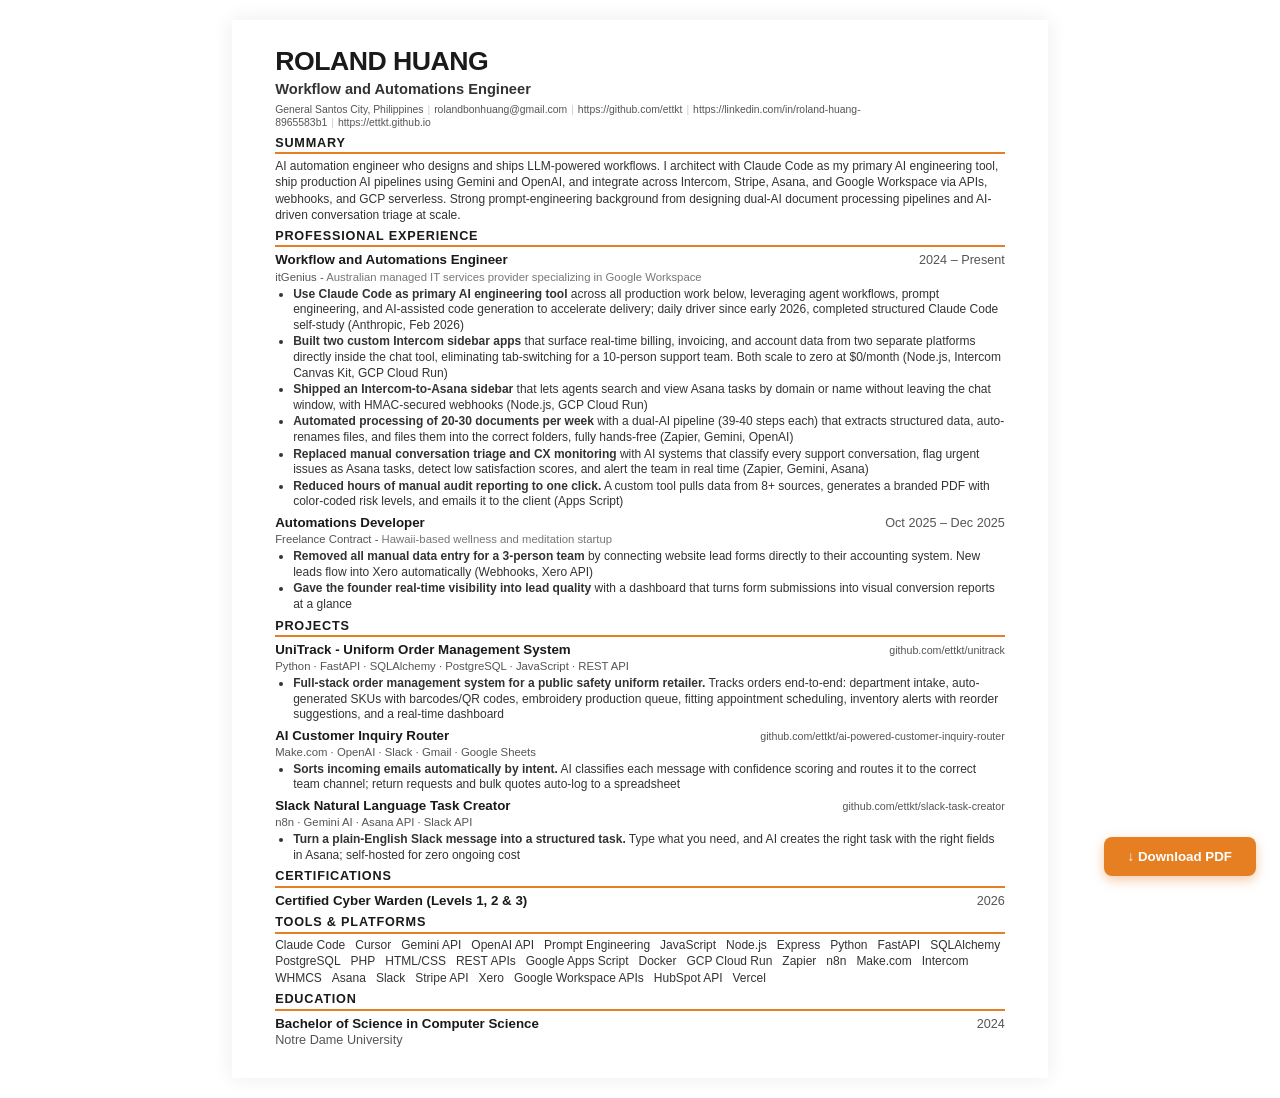
<file: resume-flat.html>
<!DOCTYPE html>
<html lang="en">
<head>
    <meta charset="UTF-8">
    <meta name="viewport" content="width=device-width, initial-scale=1.0">
    <title>Roland Huang - Resume (Print)</title>
    <meta name="description" content="AI automation engineer who designs and ships LLM-powered workflows with Claude Code, Gemini, and OpenAI. Production AI pipelines, custom Intercom apps, multi-platform integrations.">
    <meta name="robots" content="noindex,follow">
    <link rel="canonical" href="https://ettkt.github.io/resume-flat.html">
    <link rel="icon" href="data:image/svg+xml,<svg xmlns='http://www.w3.org/2000/svg' viewBox='0 0 100 100'><rect width='100' height='100' rx='16' fill='%231e293b'/><text x='50' y='68' font-size='56' font-family='system-ui' font-weight='600' fill='white' text-anchor='middle'>RH</text></svg>">
    <style>
        @page {
            margin: 0.25in 0.45in;
            size: letter;
        }

        * {
            margin: 0;
            padding: 0;
            box-sizing: border-box;
        }

        body {
            font-family: "Segoe UI", -apple-system, BlinkMacSystemFont, Roboto, Helvetica, Arial, sans-serif;
            color: #1a1a1a;
            background: #fff;
            line-height: 1.3;
            font-size: 9.5pt;
            max-width: 8.5in;
            margin: 0 auto;
            padding: 0.25in 0.45in;
            overflow-wrap: anywhere;
        }

        @media (max-width: 480px) {
            body { padding: 16px; font-size: 10pt; }
            .header .contact { font-size: 8.5pt; line-height: 1.55; word-break: break-word; }
            .download-bar { bottom: 12px; right: 12px; }
            .download-btn { padding: 8px 14px; font-size: 9pt; }
        }

        /* Header */
        .header {
            margin-bottom: 5px;
        }

        .header h1 {
            font-size: 20pt;
            font-weight: 700;
            letter-spacing: -0.5px;
            margin-bottom: 1px;
        }

        .header .title {
            font-size: 11pt;
            font-weight: 600;
            color: #333;
            margin-bottom: 4px;
        }

        .header .contact {
            font-size: 7.8pt;
            color: #555;
        }

        .header .contact span {
            margin: 0 4px;
            color: #ccc;
        }

        /* Sections */
        .section {
            margin-bottom: 5px;
        }

        .section-title {
            font-size: 9.5pt;
            font-weight: 700;
            text-transform: uppercase;
            letter-spacing: 0.8px;
            color: #1a1a1a;
            border-bottom: 2px solid #e67e22;
            padding-bottom: 1px;
            margin-bottom: 4px;
        }

        /* Summary */
        .summary {
            color: #333;
            font-size: 9pt;
            line-height: 1.35;
        }

        /* Experience */
        .role {
            margin-bottom: 4px;
        }

        .role:last-child {
            margin-bottom: 0;
        }

        .role-header {
            display: flex;
            justify-content: space-between;
            align-items: baseline;
            margin-bottom: 1px;
        }

        .role-title {
            font-weight: 600;
            font-size: 10pt;
        }

        .role-date {
            font-size: 9.5pt;
            color: #555;
            white-space: nowrap;
        }

        .role-company {
            font-size: 8.5pt;
            color: #555;
            margin-bottom: 2px;
        }

        .role-company em {
            font-style: normal;
            color: #777;
        }

        ul {
            padding-left: 18px;
            margin: 0;
        }

        ul li {
            margin-bottom: 1px;
            color: #333;
            font-size: 9pt;
        }

        /* Tools */
        .tools-list {
            display: flex;
            flex-wrap: wrap;
            gap: 1px 10px;
            font-size: 9pt;
            color: #333;
        }

        /* Education */
        .edu-header {
            display: flex;
            justify-content: space-between;
            align-items: baseline;
        }

        .edu-degree {
            font-weight: 600;
            font-size: 10pt;
        }

        .edu-school {
            font-size: 9.5pt;
            color: #555;
        }

        /* Print */
        @media print {
            body {
                padding: 0;
                margin: 0;
                font-size: 10pt;
                box-shadow: none;
            }
        }

        /* Screen: add a subtle border for preview */
        @media screen {
            body {
                box-shadow: 0 0 20px rgba(0,0,0,0.08);
                margin-top: 20px;
                margin-bottom: 20px;
            }

            .download-bar {
                position: fixed;
                bottom: 24px;
                right: 24px;
                z-index: 100;
            }

            .download-btn {
                display: inline-flex;
                align-items: center;
                gap: 8px;
                padding: 12px 24px;
                background: #e67e22;
                color: #fff;
                border: none;
                border-radius: 8px;
                font-family: inherit;
                font-size: 10pt;
                font-weight: 600;
                cursor: pointer;
                box-shadow: 0 4px 12px rgba(230, 126, 34, 0.4);
                transition: background 0.2s ease, transform 0.2s ease;
            }

            .download-btn:hover {
                background: #cf6d17;
                transform: translateY(-1px);
            }
        }

        @media print {
            .download-bar { display: none !important; }
        }
    </style>
</head>
<body>
    <div class="header">
        <h1>ROLAND HUANG</h1>
        <div class="title">Workflow and Automations Engineer</div>
        <div class="contact">
            General Santos City, Philippines<span>|</span>rolandbonhuang@gmail.com<span>|</span>https://github.com/ettkt<span>|</span>https://linkedin.com/in/roland-huang-8965583b1<span>|</span>https://ettkt.github.io
        </div>
    </div>

    <div class="section">
        <div class="section-title">Summary</div>
        <p class="summary">AI automation engineer who designs and ships LLM-powered workflows. I architect with Claude Code as my primary AI engineering tool, ship production AI pipelines using Gemini and OpenAI, and integrate across Intercom, Stripe, Asana, and Google Workspace via APIs, webhooks, and GCP serverless. Strong prompt-engineering background from designing dual-AI document processing pipelines and AI-driven conversation triage at scale.</p>
    </div>

    <div class="section">
        <div class="section-title">Professional Experience</div>

        <div class="role">
            <div class="role-header">
                <div class="role-title">Workflow and Automations Engineer</div>
                <div class="role-date">2024 &ndash; Present</div>
            </div>
            <div class="role-company">itGenius - <em>Australian managed IT services provider specializing in Google Workspace</em></div>
            <ul>
                <li><b>Use Claude Code as primary AI engineering tool</b> across all production work below, leveraging agent workflows, prompt engineering, and AI-assisted code generation to accelerate delivery; daily driver since early 2026, completed structured Claude Code self-study (Anthropic, Feb 2026)</li>
                <li><b>Built two custom Intercom sidebar apps</b> that surface real-time billing, invoicing, and account data from two separate platforms directly inside the chat tool, eliminating tab-switching for a 10-person support team. Both scale to zero at $0/month (Node.js, Intercom Canvas Kit, GCP Cloud Run)</li>
                <li><b>Shipped an Intercom-to-Asana sidebar</b> that lets agents search and view Asana tasks by domain or name without leaving the chat window, with HMAC-secured webhooks (Node.js, GCP Cloud Run)</li>
                <li><b>Automated processing of 20-30 documents per week</b> with a dual-AI pipeline (39-40 steps each) that extracts structured data, auto-renames files, and files them into the correct folders, fully hands-free (Zapier, Gemini, OpenAI)</li>
                <li><b>Replaced manual conversation triage and CX monitoring</b> with AI systems that classify every support conversation, flag urgent issues as Asana tasks, detect low satisfaction scores, and alert the team in real time (Zapier, Gemini, Asana)</li>
                <li><b>Reduced hours of manual audit reporting to one click.</b> A custom tool pulls data from 8+ sources, generates a branded PDF with color-coded risk levels, and emails it to the client (Apps Script)</li>
            </ul>
        </div>

        <div class="role">
            <div class="role-header">
                <div class="role-title">Automations Developer</div>
                <div class="role-date">Oct 2025 &ndash; Dec 2025</div>
            </div>
            <div class="role-company">Freelance Contract - <em>Hawaii-based wellness and meditation startup</em></div>
            <ul>
                <li><b>Removed all manual data entry for a 3-person team</b> by connecting website lead forms directly to their accounting system. New leads flow into Xero automatically (Webhooks, Xero API)</li>
                <li><b>Gave the founder real-time visibility into lead quality</b> with a dashboard that turns form submissions into visual conversion reports at a glance</li>
            </ul>
        </div>
    </div>

    <div class="section">
        <div class="section-title">Projects</div>
        <div class="role">
            <div class="role-header">
                <div class="role-title">UniTrack - Uniform Order Management System</div>
                <div class="role-date" style="font-size:8pt;">github.com/ettkt/unitrack</div>
            </div>
            <div class="role-company">Python &middot; FastAPI &middot; SQLAlchemy &middot; PostgreSQL &middot; JavaScript &middot; REST API</div>
            <ul>
                <li><b>Full-stack order management system for a public safety uniform retailer.</b> Tracks orders end-to-end: department intake, auto-generated SKUs with barcodes/QR codes, embroidery production queue, fitting appointment scheduling, inventory alerts with reorder suggestions, and a real-time dashboard</li>
            </ul>
        </div>
        <div class="role">
            <div class="role-header">
                <div class="role-title">AI Customer Inquiry Router</div>
                <div class="role-date" style="font-size:8pt;">github.com/ettkt/ai-powered-customer-inquiry-router</div>
            </div>
            <div class="role-company">Make.com &middot; OpenAI &middot; Slack &middot; Gmail &middot; Google Sheets</div>
            <ul>
                <li><b>Sorts incoming emails automatically by intent.</b> AI classifies each message with confidence scoring and routes it to the correct team channel; return requests and bulk quotes auto-log to a spreadsheet</li>
            </ul>
        </div>
        <div class="role">
            <div class="role-header">
                <div class="role-title">Slack Natural Language Task Creator</div>
                <div class="role-date" style="font-size:8pt;">github.com/ettkt/slack-task-creator</div>
            </div>
            <div class="role-company">n8n &middot; Gemini AI &middot; Asana API &middot; Slack API</div>
            <ul>
                <li><b>Turn a plain-English Slack message into a structured task.</b> Type what you need, and AI creates the right task with the right fields in Asana; self-hosted for zero ongoing cost</li>
            </ul>
        </div>
    </div>

    <div class="section">
        <div class="section-title">Certifications</div>
        <div class="role">
            <div class="role-header">
                <div class="role-title">Certified Cyber Warden (Levels 1, 2 &amp; 3)</div>
                <div class="role-date">2026</div>
            </div>
        </div>
    </div>

    <div class="section">
        <div class="section-title">Tools &amp; Platforms</div>
        <div class="tools-list">
            <div>Claude Code</div>
            <div>Cursor</div>
            <div>Gemini API</div>
            <div>OpenAI API</div>
            <div>Prompt Engineering</div>

            <div>JavaScript</div>
            <div>Node.js</div>
            <div>Express</div>
            <div>Python</div>
            <div>FastAPI</div>
            <div>SQLAlchemy</div>
            <div>PostgreSQL</div>
            <div>PHP</div>
            <div>HTML/CSS</div>
            <div>REST APIs</div>
            <div>Google Apps Script</div>
            <div>Docker</div>
            <div>GCP Cloud Run</div>

            <div>Zapier</div>
            <div>n8n</div>
            <div>Make.com</div>
            <div>Intercom</div>
            <div>WHMCS</div>
            <div>Asana</div>
            <div>Slack</div>
            <div>Stripe API</div>
            <div>Xero</div>
            <div>Google Workspace APIs</div>
            <div>HubSpot API</div>
            <div>Vercel</div>
        </div>
    </div>

    <div class="section">
        <div class="section-title">Education</div>
        <div class="edu-header">
            <div class="edu-degree">Bachelor of Science in Computer Science</div>
            <div class="role-date">2024</div>
        </div>
        <div class="edu-school">Notre Dame University</div>
    </div>

    <div class="download-bar">
        <button class="download-btn" onclick="window.print()">&#8595; Download PDF</button>
    </div>
</body>
</html>
</file>
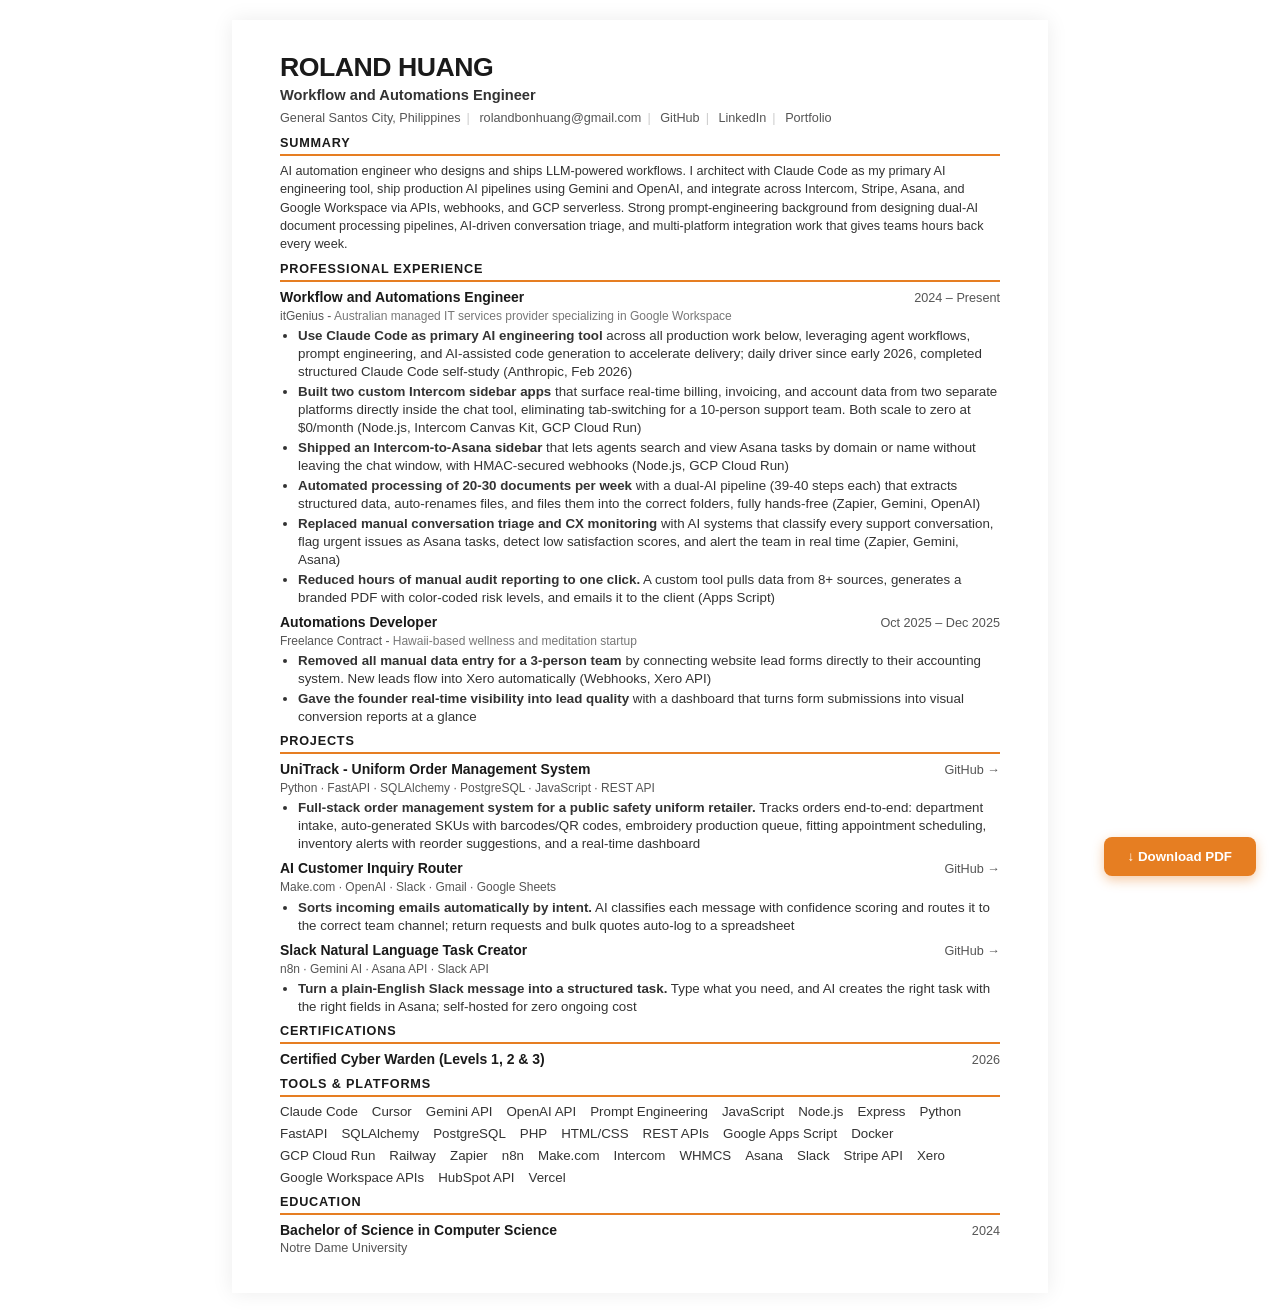
<file: resume-linked.html>
<!DOCTYPE html>
<html lang="en">
<head>
    <meta charset="UTF-8">
    <meta name="viewport" content="width=device-width, initial-scale=1.0">
    <title>Roland Huang - Resume</title>
    <meta name="description" content="AI automation engineer who designs and ships LLM-powered workflows with Claude Code, Gemini, and OpenAI. Production AI pipelines, custom Intercom apps, multi-platform integrations.">
    <link rel="canonical" href="https://ettkt.github.io/resume-linked.html">
    <link rel="icon" href="data:image/svg+xml,<svg xmlns='http://www.w3.org/2000/svg' viewBox='0 0 100 100'><rect width='100' height='100' rx='16' fill='%231e293b'/><text x='50' y='68' font-size='56' font-family='system-ui' font-weight='600' fill='white' text-anchor='middle'>RH</text></svg>">
    <style>
        @page {
            margin: 0.3in 0.5in;
            size: letter;
        }

        * {
            margin: 0;
            padding: 0;
            box-sizing: border-box;
        }

        body {
            font-family: "Segoe UI", -apple-system, BlinkMacSystemFont, Roboto, Helvetica, Arial, sans-serif;
            color: #1a1a1a;
            background: #fff;
            line-height: 1.35;
            font-size: 10pt;
            max-width: 8.5in;
            margin: 0 auto;
            padding: 0.3in 0.5in;
            overflow-wrap: anywhere;
        }

        @media (max-width: 480px) {
            body { padding: 16px; font-size: 10pt; }
            .header .contact { font-size: 9pt; line-height: 1.55; word-break: break-word; }
            .download-bar { bottom: 12px; right: 12px; }
            .download-btn { padding: 8px 14px; font-size: 9pt; }
        }

        /* Header */
        .header {
            margin-bottom: 8px;
        }

        .header h1 {
            font-size: 20pt;
            font-weight: 700;
            letter-spacing: -0.5px;
            margin-bottom: 1px;
        }

        .header .title {
            font-size: 11pt;
            font-weight: 600;
            color: #333;
            margin-bottom: 4px;
        }

        .header .contact {
            font-size: 9.5pt;
            color: #555;
        }

        .header .contact a {
            color: #555;
            text-decoration: none;
        }

        .header .contact span {
            margin: 0 6px;
            color: #ccc;
        }

        /* Sections */
        .section {
            margin-bottom: 7px;
        }

        .section-title {
            font-size: 9.5pt;
            font-weight: 700;
            text-transform: uppercase;
            letter-spacing: 0.8px;
            color: #1a1a1a;
            border-bottom: 2px solid #e67e22;
            padding-bottom: 2px;
            margin-bottom: 6px;
        }

        /* Summary */
        .summary {
            color: #333;
            font-size: 9.5pt;
            line-height: 1.45;
        }

        /* Experience */
        .role {
            margin-bottom: 6px;
        }

        .role:last-child {
            margin-bottom: 0;
        }

        .role-header {
            display: flex;
            justify-content: space-between;
            align-items: baseline;
            margin-bottom: 1px;
        }

        .role-title {
            font-weight: 600;
            font-size: 10.5pt;
        }

        .role-date {
            font-size: 9.5pt;
            color: #555;
            white-space: nowrap;
        }

        .role-company {
            font-size: 9pt;
            color: #555;
            margin-bottom: 3px;
        }

        .role-company em {
            font-style: normal;
            color: #777;
        }

        ul {
            padding-left: 18px;
            margin: 0;
        }

        ul li {
            margin-bottom: 2px;
            color: #333;
        }

        /* Tools */
        .tools-list {
            display: flex;
            flex-wrap: wrap;
            gap: 4px 14px;
            font-size: 10pt;
            color: #333;
        }

        /* Education */
        .edu-header {
            display: flex;
            justify-content: space-between;
            align-items: baseline;
        }

        .edu-degree {
            font-weight: 600;
            font-size: 10.5pt;
        }

        .edu-school {
            font-size: 9.5pt;
            color: #555;
        }

        /* Print */
        @media print {
            body {
                padding: 0;
                margin: 0;
                font-size: 10pt;
                box-shadow: none;
            }
        }

        /* Screen: add a subtle border for preview */
        @media screen {
            body {
                box-shadow: 0 0 20px rgba(0,0,0,0.08);
                margin-top: 20px;
                margin-bottom: 20px;
            }

            .download-bar {
                position: fixed;
                bottom: 24px;
                right: 24px;
                z-index: 100;
            }

            .download-btn {
                display: inline-flex;
                align-items: center;
                gap: 8px;
                padding: 12px 24px;
                background: #e67e22;
                color: #fff;
                border: none;
                border-radius: 8px;
                font-family: inherit;
                font-size: 10pt;
                font-weight: 600;
                cursor: pointer;
                box-shadow: 0 4px 12px rgba(230, 126, 34, 0.4);
                transition: background 0.2s ease, transform 0.2s ease;
            }

            .download-btn:hover {
                background: #cf6d17;
                transform: translateY(-1px);
            }
        }

        @media print {
            .download-bar { display: none !important; }
        }
    </style>
</head>
<body>
    <div class="header">
        <h1>ROLAND HUANG</h1>
        <div class="title">Workflow and Automations Engineer</div>
        <div class="contact">
            General Santos City, Philippines<span>|</span>
            <a href="mailto:rolandbonhuang@gmail.com">rolandbonhuang@gmail.com</a><span>|</span>
            <a href="https://github.com/ettkt/">GitHub</a><span>|</span>
            <a href="https://www.linkedin.com/in/roland-huang-8965583b1/">LinkedIn</a><span>|</span>
            <a href="https://ettkt.github.io/">Portfolio</a>
        </div>
    </div>

    <div class="section">
        <div class="section-title">Summary</div>
        <p class="summary">AI automation engineer who designs and ships LLM-powered workflows. I architect with Claude Code as my primary AI engineering tool, ship production AI pipelines using Gemini and OpenAI, and integrate across Intercom, Stripe, Asana, and Google Workspace via APIs, webhooks, and GCP serverless. Strong prompt-engineering background from designing dual-AI document processing pipelines, AI-driven conversation triage, and multi-platform integration work that gives teams hours back every week.</p>
    </div>

    <div class="section">
        <div class="section-title">Professional Experience</div>

        <div class="role">
            <div class="role-header">
                <div class="role-title">Workflow and Automations Engineer</div>
                <div class="role-date">2024 &ndash; Present</div>
            </div>
            <div class="role-company">itGenius - <em>Australian managed IT services provider specializing in Google Workspace</em></div>
            <ul>
                <li><b>Use Claude Code as primary AI engineering tool</b> across all production work below, leveraging agent workflows, prompt engineering, and AI-assisted code generation to accelerate delivery; daily driver since early 2026, completed structured Claude Code self-study (Anthropic, Feb 2026)</li>
                <li><b>Built two custom Intercom sidebar apps</b> that surface real-time billing, invoicing, and account data from two separate platforms directly inside the chat tool, eliminating tab-switching for a 10-person support team. Both scale to zero at $0/month (Node.js, Intercom Canvas Kit, GCP Cloud Run)</li>
                <li><b>Shipped an Intercom-to-Asana sidebar</b> that lets agents search and view Asana tasks by domain or name without leaving the chat window, with HMAC-secured webhooks (Node.js, GCP Cloud Run)</li>
                <li><b>Automated processing of 20-30 documents per week</b> with a dual-AI pipeline (39-40 steps each) that extracts structured data, auto-renames files, and files them into the correct folders, fully hands-free (Zapier, Gemini, OpenAI)</li>
                <li><b>Replaced manual conversation triage and CX monitoring</b> with AI systems that classify every support conversation, flag urgent issues as Asana tasks, detect low satisfaction scores, and alert the team in real time (Zapier, Gemini, Asana)</li>
                <li><b>Reduced hours of manual audit reporting to one click.</b> A custom tool pulls data from 8+ sources, generates a branded PDF with color-coded risk levels, and emails it to the client (Apps Script)</li>
            </ul>
        </div>

        <div class="role">
            <div class="role-header">
                <div class="role-title">Automations Developer</div>
                <div class="role-date">Oct 2025 &ndash; Dec 2025</div>
            </div>
            <div class="role-company">Freelance Contract - <em>Hawaii-based wellness and meditation startup</em></div>
            <ul>
                <li><b>Removed all manual data entry for a 3-person team</b> by connecting website lead forms directly to their accounting system. New leads flow into Xero automatically (Webhooks, Xero API)</li>
                <li><b>Gave the founder real-time visibility into lead quality</b> with a dashboard that turns form submissions into visual conversion reports at a glance</li>
            </ul>
        </div>
    </div>

    <div class="section">
        <div class="section-title">Projects</div>
        <div class="role">
            <div class="role-header">
                <div class="role-title">UniTrack - Uniform Order Management System</div>
                <div class="role-date"><a href="https://github.com/ettkt/unitrack" style="color:#555;text-decoration:none;">GitHub &rarr;</a></div>
            </div>
            <div class="role-company">Python &middot; FastAPI &middot; SQLAlchemy &middot; PostgreSQL &middot; JavaScript &middot; REST API</div>
            <ul>
                <li><b>Full-stack order management system for a public safety uniform retailer.</b> Tracks orders end-to-end: department intake, auto-generated SKUs with barcodes/QR codes, embroidery production queue, fitting appointment scheduling, inventory alerts with reorder suggestions, and a real-time dashboard</li>
            </ul>
        </div>
        <div class="role">
            <div class="role-header">
                <div class="role-title">AI Customer Inquiry Router</div>
                <div class="role-date"><a href="https://github.com/ettkt/ai-powered-customer-inquiry-router" style="color:#555;text-decoration:none;">GitHub &rarr;</a></div>
            </div>
            <div class="role-company">Make.com &middot; OpenAI &middot; Slack &middot; Gmail &middot; Google Sheets</div>
            <ul>
                <li><b>Sorts incoming emails automatically by intent.</b> AI classifies each message with confidence scoring and routes it to the correct team channel; return requests and bulk quotes auto-log to a spreadsheet</li>
            </ul>
        </div>
        <div class="role">
            <div class="role-header">
                <div class="role-title">Slack Natural Language Task Creator</div>
                <div class="role-date"><a href="https://github.com/ettkt/slack-task-creator" style="color:#555;text-decoration:none;">GitHub &rarr;</a></div>
            </div>
            <div class="role-company">n8n &middot; Gemini AI &middot; Asana API &middot; Slack API</div>
            <ul>
                <li><b>Turn a plain-English Slack message into a structured task.</b> Type what you need, and AI creates the right task with the right fields in Asana; self-hosted for zero ongoing cost</li>
            </ul>
        </div>
    </div>

    <div class="section">
        <div class="section-title">Certifications</div>
        <div class="role">
            <div class="role-header">
                <div class="role-title">Certified Cyber Warden (Levels 1, 2 &amp; 3)</div>
                <div class="role-date">2026</div>
            </div>
        </div>
    </div>

    <div class="section">
        <div class="section-title">Tools &amp; Platforms</div>
        <div class="tools-list">
            <div>Claude Code</div>
            <div>Cursor</div>
            <div>Gemini API</div>
            <div>OpenAI API</div>
            <div>Prompt Engineering</div>

            <div>JavaScript</div>
            <div>Node.js</div>
            <div>Express</div>
            <div>Python</div>
            <div>FastAPI</div>
            <div>SQLAlchemy</div>
            <div>PostgreSQL</div>
            <div>PHP</div>
            <div>HTML/CSS</div>
            <div>REST APIs</div>
            <div>Google Apps Script</div>
            <div>Docker</div>
            <div>GCP Cloud Run</div>
            <div>Railway</div>

            <div>Zapier</div>
            <div>n8n</div>
            <div>Make.com</div>
            <div>Intercom</div>
            <div>WHMCS</div>
            <div>Asana</div>
            <div>Slack</div>
            <div>Stripe API</div>
            <div>Xero</div>
            <div>Google Workspace APIs</div>
            <div>HubSpot API</div>
            <div>Vercel</div>
        </div>
    </div>

    <div class="section">
        <div class="section-title">Education</div>
        <div class="edu-header">
            <div class="edu-degree">Bachelor of Science in Computer Science</div>
            <div class="role-date">2024</div>
        </div>
        <div class="edu-school">Notre Dame University</div>
    </div>

    <div class="download-bar">
        <button class="download-btn" onclick="window.print()">&#8595; Download PDF</button>
    </div>
</body>
</html>
</file>
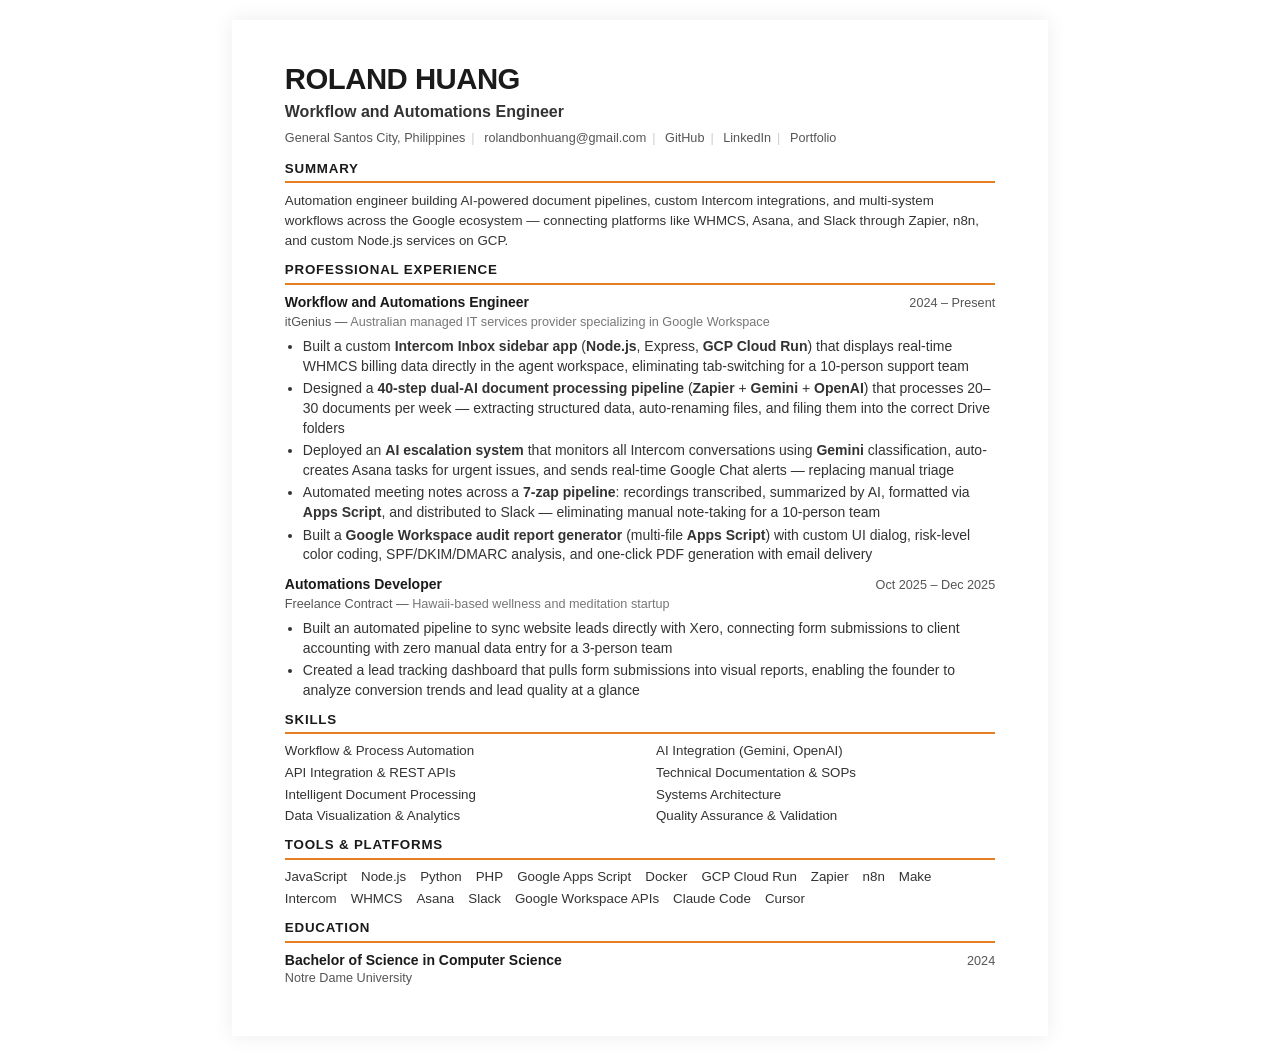
<file: resume.html>
<!DOCTYPE html>
<html lang="en">
<head>
    <meta charset="UTF-8">
    <meta name="viewport" content="width=device-width, initial-scale=1.0">
    <title>Roland Huang &mdash; Resume</title>
    <style>
        @page {
            margin: 0.4in 0.55in;
            size: letter;
        }

        * {
            margin: 0;
            padding: 0;
            box-sizing: border-box;
        }

        body {
            font-family: "Segoe UI", -apple-system, BlinkMacSystemFont, Roboto, Helvetica, Arial, sans-serif;
            color: #1a1a1a;
            background: #fff;
            line-height: 1.4;
            font-size: 10.5pt;
            max-width: 8.5in;
            margin: 0 auto;
            padding: 0.4in 0.55in;
        }

        /* Header */
        .header {
            margin-bottom: 12px;
        }

        .header h1 {
            font-size: 22pt;
            font-weight: 700;
            letter-spacing: -0.5px;
            margin-bottom: 2px;
        }

        .header .title {
            font-size: 12pt;
            font-weight: 600;
            color: #333;
            margin-bottom: 6px;
        }

        .header .contact {
            font-size: 9.5pt;
            color: #555;
        }

        .header .contact a {
            color: #555;
            text-decoration: none;
        }

        .header .contact span {
            margin: 0 6px;
            color: #ccc;
        }

        /* Sections */
        .section {
            margin-bottom: 10px;
        }

        .section-title {
            font-size: 10pt;
            font-weight: 700;
            text-transform: uppercase;
            letter-spacing: 0.8px;
            color: #1a1a1a;
            border-bottom: 2px solid #e67e22;
            padding-bottom: 3px;
            margin-bottom: 8px;
        }

        /* Summary */
        .summary {
            color: #333;
            font-size: 10pt;
            line-height: 1.5;
        }

        /* Experience */
        .role {
            margin-bottom: 10px;
        }

        .role:last-child {
            margin-bottom: 0;
        }

        .role-header {
            display: flex;
            justify-content: space-between;
            align-items: baseline;
            margin-bottom: 1px;
        }

        .role-title {
            font-weight: 600;
            font-size: 10.5pt;
        }

        .role-date {
            font-size: 9.5pt;
            color: #555;
            white-space: nowrap;
        }

        .role-company {
            font-size: 9.5pt;
            color: #555;
            margin-bottom: 6px;
        }

        .role-company em {
            font-style: normal;
            color: #777;
        }

        ul {
            padding-left: 18px;
            margin: 0;
        }

        ul li {
            margin-bottom: 3px;
            color: #333;
        }

        /* Skills */
        .skills-grid {
            display: grid;
            grid-template-columns: 1fr 1fr;
            gap: 3px 32px;
            font-size: 10pt;
            color: #333;
        }

        /* Tools */
        .tools-list {
            display: flex;
            flex-wrap: wrap;
            gap: 4px 14px;
            font-size: 10pt;
            color: #333;
        }

        /* Education */
        .edu-header {
            display: flex;
            justify-content: space-between;
            align-items: baseline;
        }

        .edu-degree {
            font-weight: 600;
            font-size: 10.5pt;
        }

        .edu-school {
            font-size: 9.5pt;
            color: #555;
        }

        /* Print */
        @media print {
            body {
                padding: 0;
                font-size: 10.5pt;
            }
        }

        /* Screen: add a subtle border for preview */
        @media screen {
            body {
                box-shadow: 0 0 20px rgba(0,0,0,0.08);
                margin-top: 20px;
                margin-bottom: 20px;
            }
        }
    </style>
</head>
<body>
    <div class="header">
        <h1>ROLAND HUANG</h1>
        <div class="title">Workflow and Automations Engineer</div>
        <div class="contact">
            General Santos City, Philippines<span>|</span>
            <a href="mailto:rolandbonhuang@gmail.com">rolandbonhuang@gmail.com</a><span>|</span>
            <a href="https://github.com/ettkt/">GitHub</a><span>|</span>
            <a href="https://www.linkedin.com/in/roland-huang-1541533a4/">LinkedIn</a><span>|</span>
            <a href="https://ettkt.github.io/">Portfolio</a>
        </div>
    </div>

    <div class="section">
        <div class="section-title">Summary</div>
        <p class="summary">Automation engineer building AI-powered document pipelines, custom Intercom integrations, and multi-system workflows across the Google ecosystem &mdash; connecting platforms like WHMCS, Asana, and Slack through Zapier, n8n, and custom Node.js services on GCP.</p>
    </div>

    <div class="section">
        <div class="section-title">Professional Experience</div>

        <div class="role">
            <div class="role-header">
                <div class="role-title">Workflow and Automations Engineer</div>
                <div class="role-date">2024 &ndash; Present</div>
            </div>
            <div class="role-company">itGenius &mdash; <em>Australian managed IT services provider specializing in Google Workspace</em></div>
            <ul>
                <li>Built a custom <b>Intercom Inbox sidebar app</b> (<b>Node.js</b>, Express, <b>GCP Cloud Run</b>) that displays real-time WHMCS billing data directly in the agent workspace, eliminating tab-switching for a 10-person support team</li>
                <li>Designed a <b>40-step dual-AI document processing pipeline</b> (<b>Zapier</b> + <b>Gemini</b> + <b>OpenAI</b>) that processes 20&ndash;30 documents per week &mdash; extracting structured data, auto-renaming files, and filing them into the correct Drive folders</li>
                <li>Deployed an <b>AI escalation system</b> that monitors all Intercom conversations using <b>Gemini</b> classification, auto-creates Asana tasks for urgent issues, and sends real-time Google Chat alerts &mdash; replacing manual triage</li>
                <li>Automated meeting notes across a <b>7-zap pipeline</b>: recordings transcribed, summarized by AI, formatted via <b>Apps Script</b>, and distributed to Slack &mdash; eliminating manual note-taking for a 10-person team</li>
                <li>Built a <b>Google Workspace audit report generator</b> (multi-file <b>Apps Script</b>) with custom UI dialog, risk-level color coding, SPF/DKIM/DMARC analysis, and one-click PDF generation with email delivery</li>
            </ul>
        </div>

        <div class="role">
            <div class="role-header">
                <div class="role-title">Automations Developer</div>
                <div class="role-date">Oct 2025 &ndash; Dec 2025</div>
            </div>
            <div class="role-company">Freelance Contract &mdash; <em>Hawaii-based wellness and meditation startup</em></div>
            <ul>
                <li>Built an automated pipeline to sync website leads directly with Xero, connecting form submissions to client accounting with zero manual data entry for a 3-person team</li>
                <li>Created a lead tracking dashboard that pulls form submissions into visual reports, enabling the founder to analyze conversion trends and lead quality at a glance</li>
            </ul>
        </div>
    </div>

    <div class="section">
        <div class="section-title">Skills</div>
        <div class="skills-grid">
            <div>Workflow &amp; Process Automation</div>
            <div>AI Integration (Gemini, OpenAI)</div>
            <div>API Integration &amp; REST APIs</div>
            <div>Technical Documentation &amp; SOPs</div>
            <div>Intelligent Document Processing</div>
            <div>Systems Architecture</div>
            <div>Data Visualization &amp; Analytics</div>
            <div>Quality Assurance &amp; Validation</div>
        </div>
    </div>

    <div class="section">
        <div class="section-title">Tools &amp; Platforms</div>
        <div class="tools-list">
            <div>JavaScript</div>
            <div>Node.js</div>
            <div>Python</div>
            <div>PHP</div>
            <div>Google Apps Script</div>
            <div>Docker</div>
            <div>GCP Cloud Run</div>
            <div>Zapier</div>
            <div>n8n</div>
            <div>Make</div>
            <div>Intercom</div>
            <div>WHMCS</div>
            <div>Asana</div>
            <div>Slack</div>
            <div>Google Workspace APIs</div>
            <div>Claude Code</div>
            <div>Cursor</div>
        </div>
    </div>

    <div class="section">
        <div class="section-title">Education</div>
        <div class="edu-header">
            <div class="edu-degree">Bachelor of Science in Computer Science</div>
            <div class="role-date">2024</div>
        </div>
        <div class="edu-school">Notre Dame University</div>
    </div>
</body>
</html>
</file>
